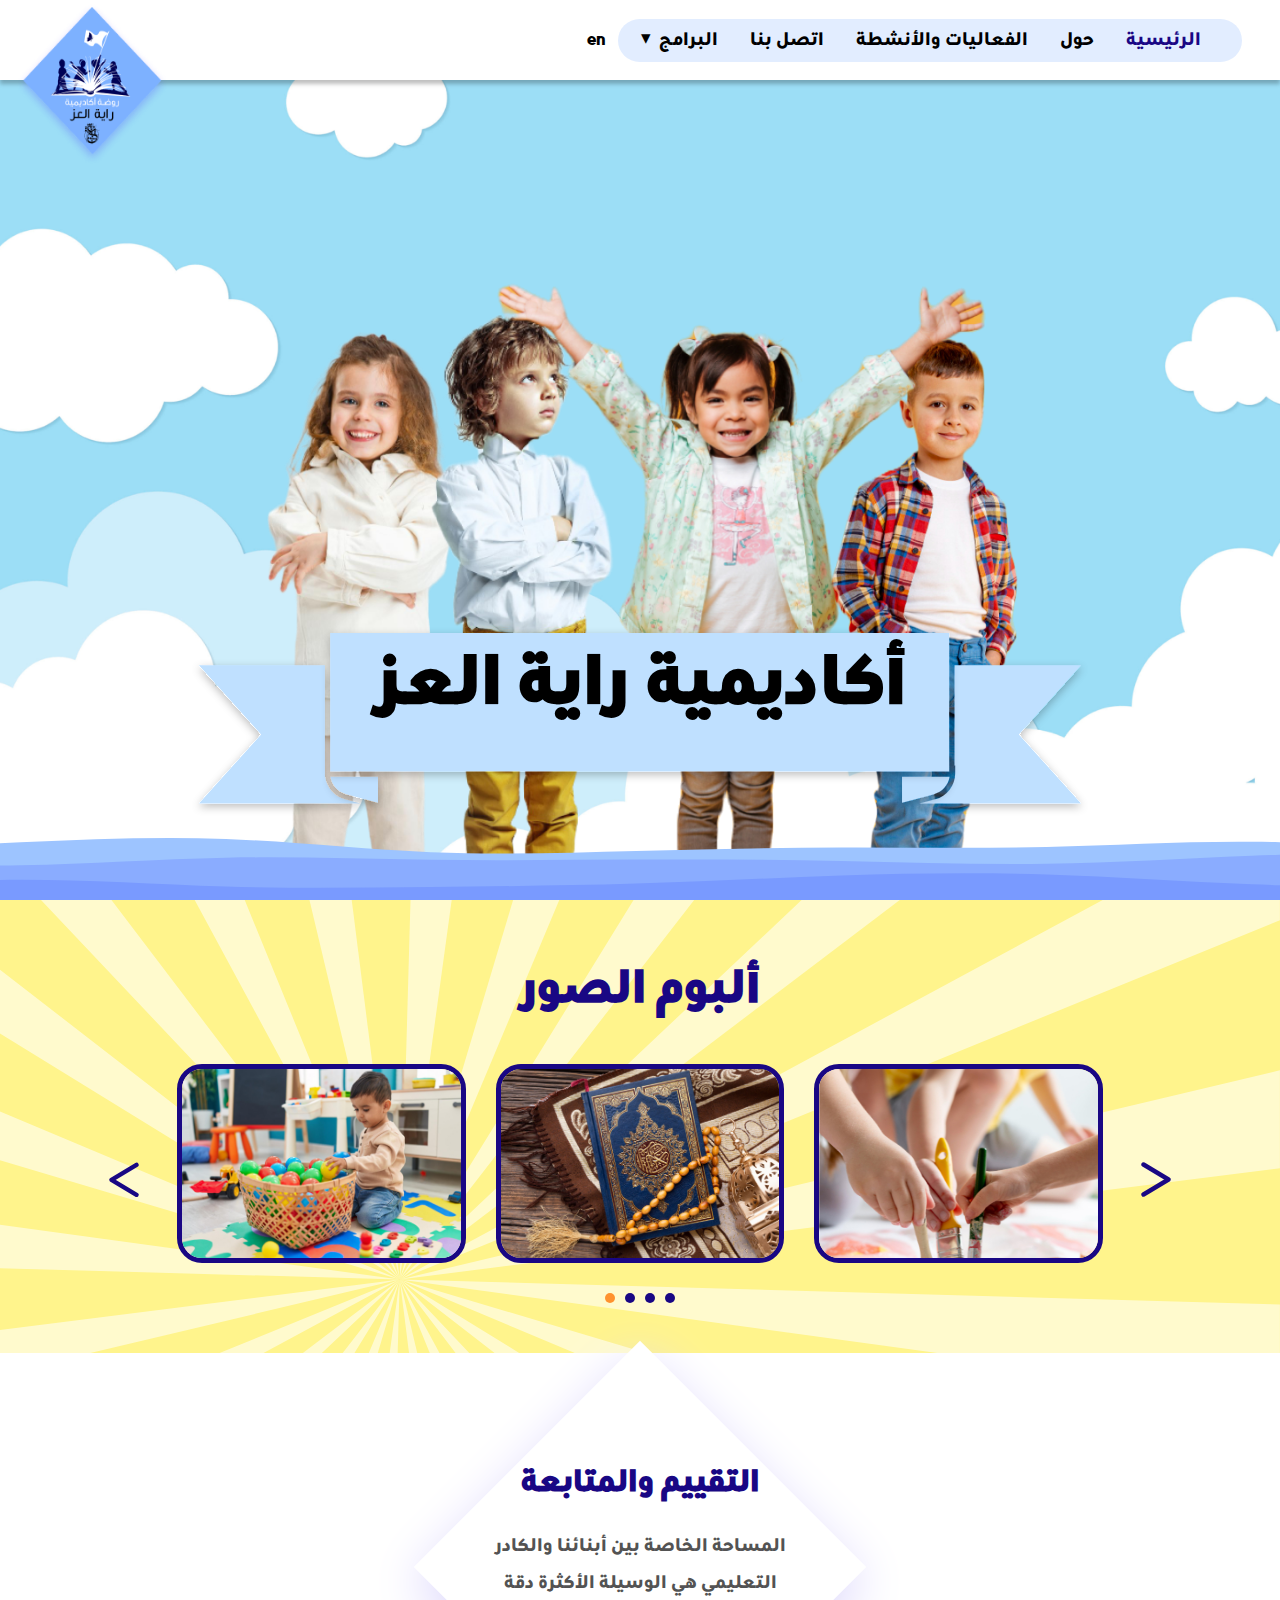
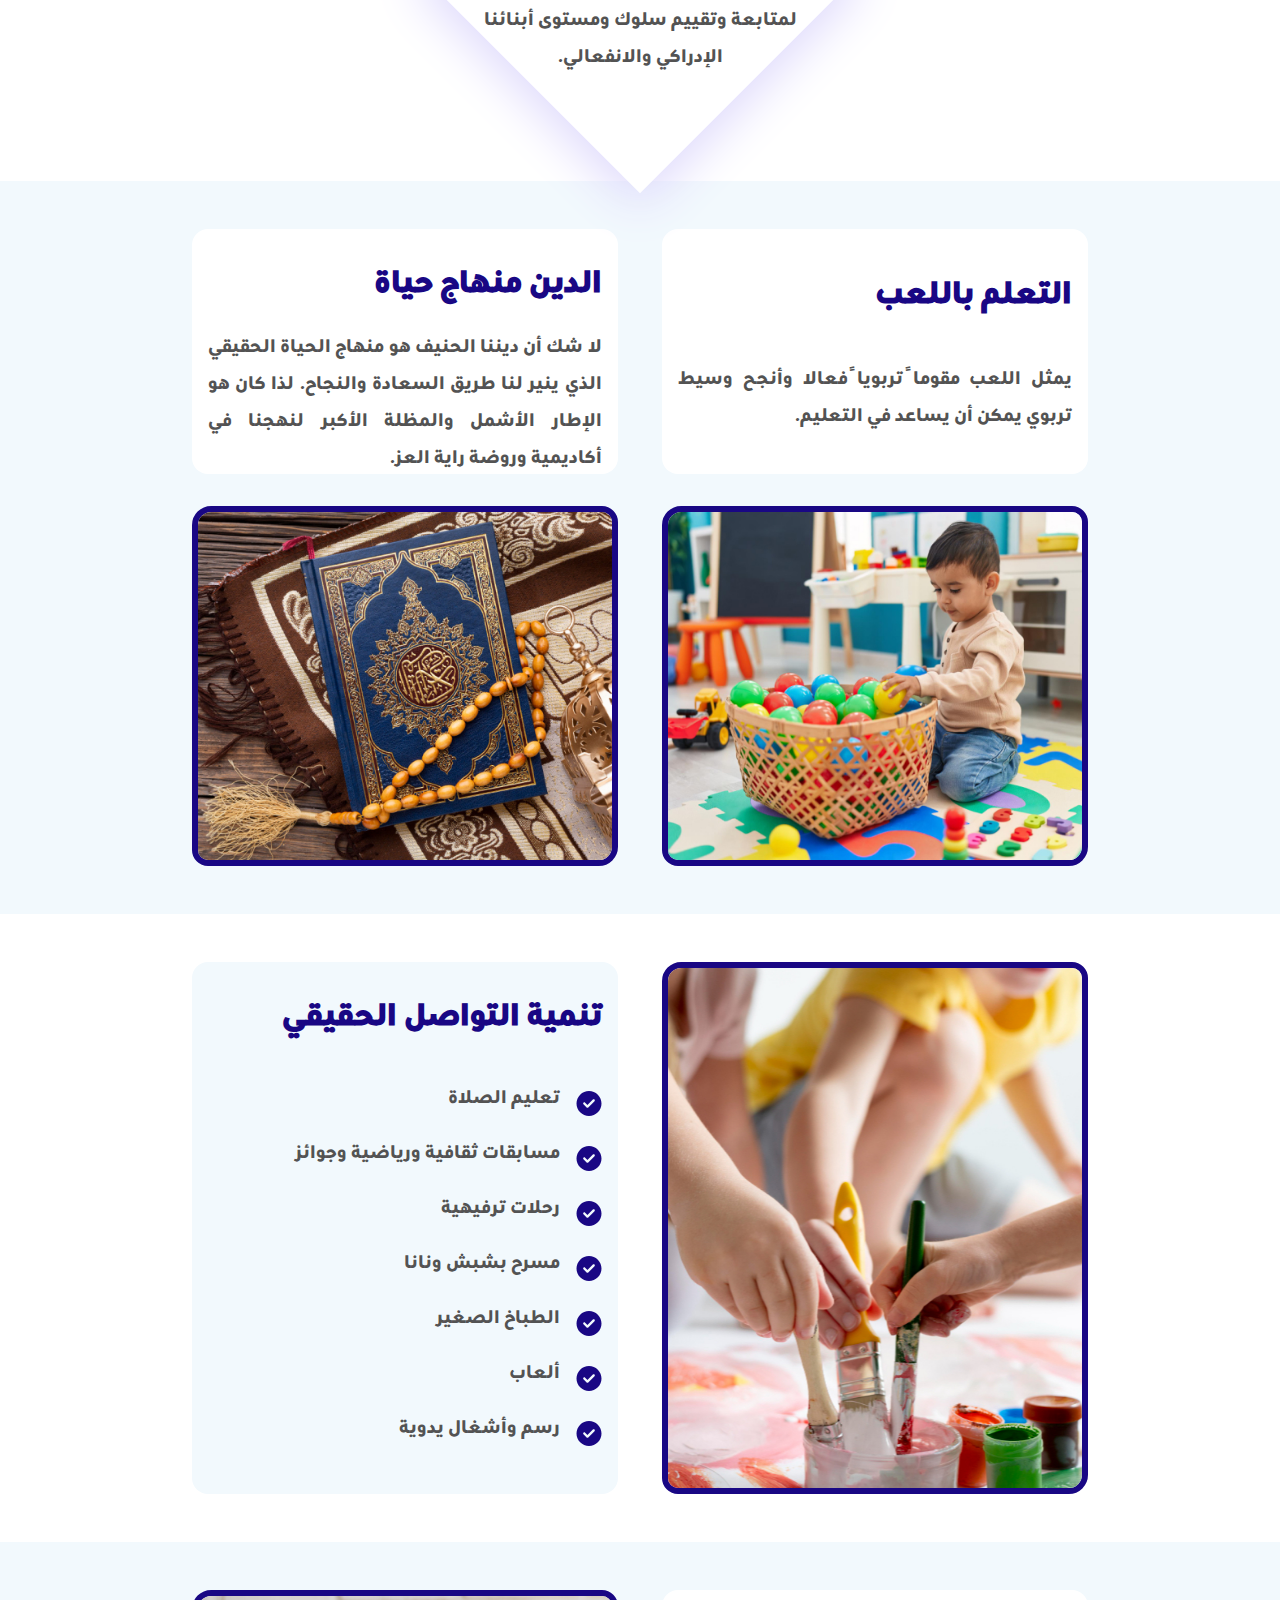
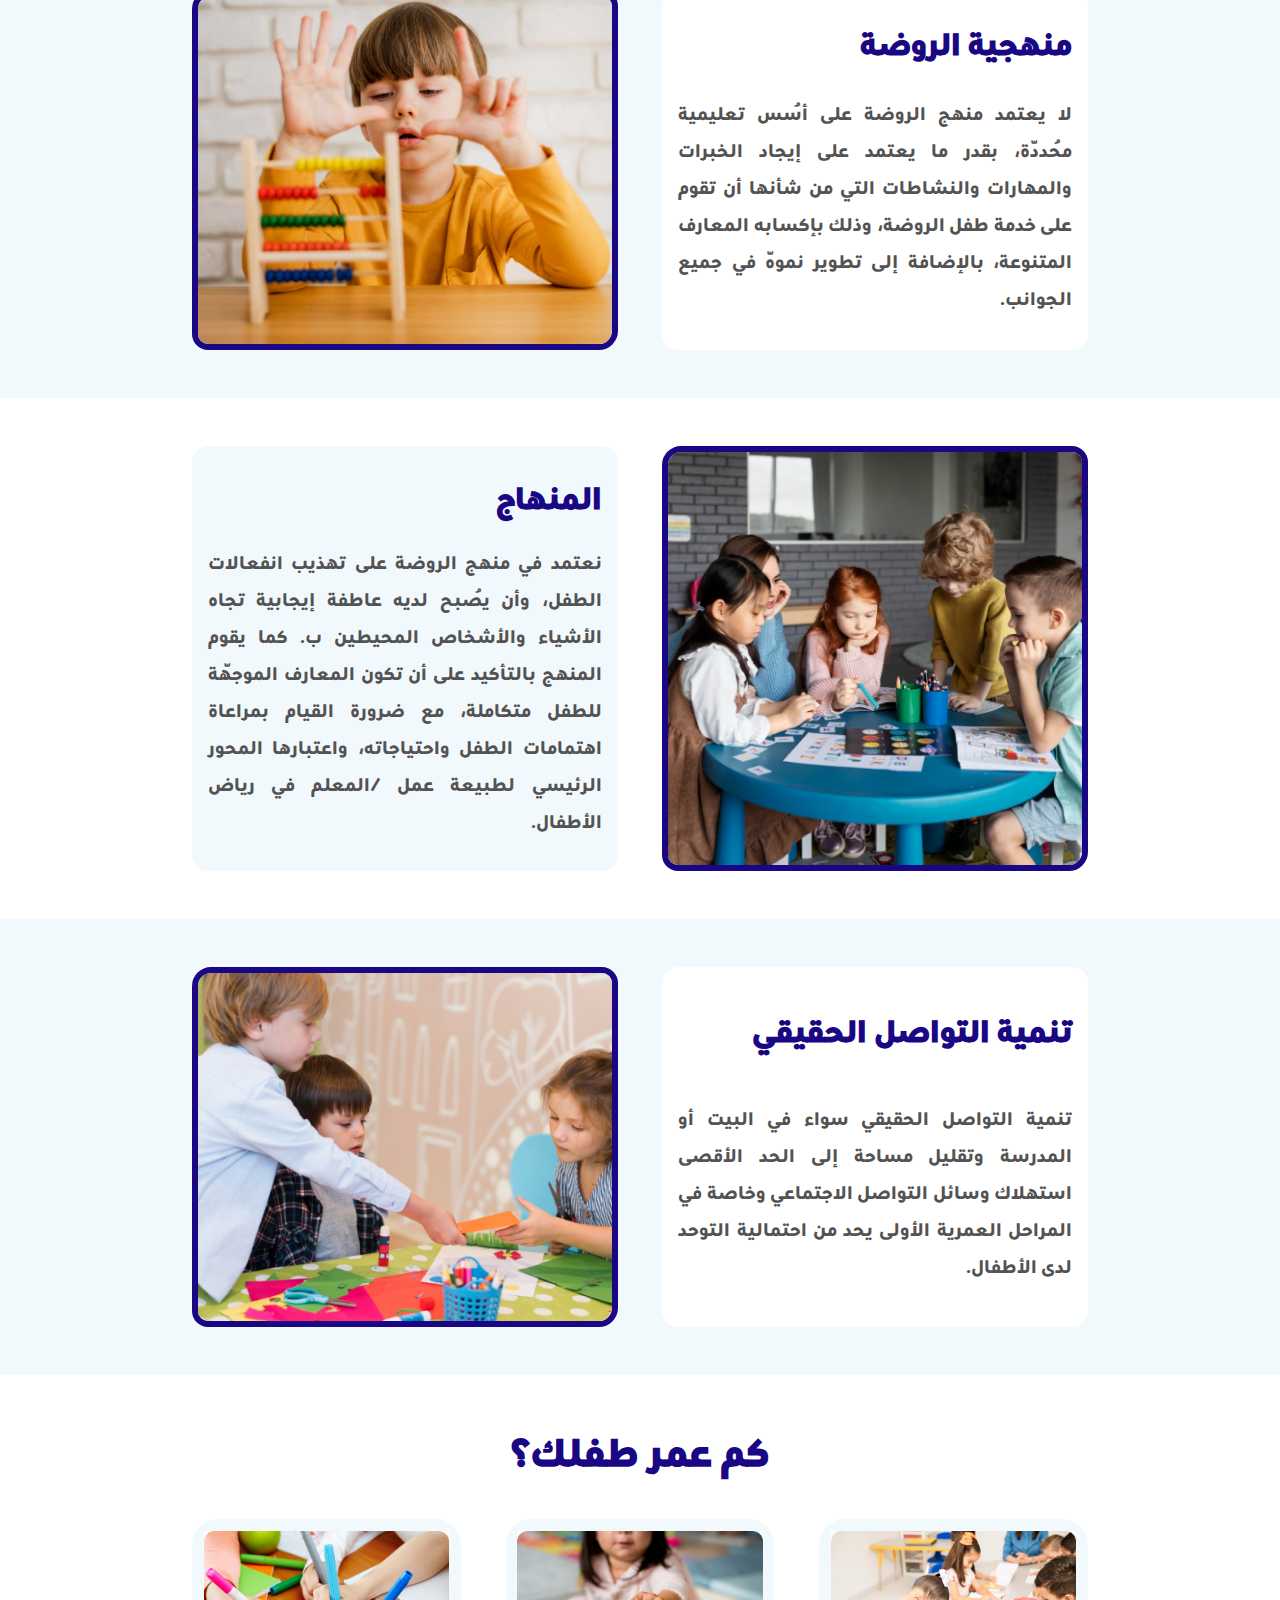
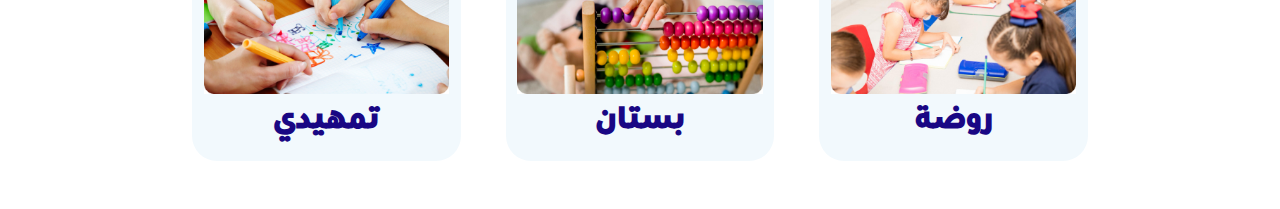
<file: index.html>
<!DOCTYPE html>
<html lang="en">
<head>
    <meta charset="UTF-8">
    <meta name="viewport" content="width=device-width, initial-scale=1.0, minimum-scale=1">
    <title>أكاديمية راية العز</title>
    <link rel="stylesheet" href="styles/style.css">

</head>
<body>
  

    <nav>
      <img src="images/logo.png" alt="logo" class="logo">

      <span class="page-link lang">en</span>

      <ul class="pages">
          <a href="#" class="page-link active-page home-link">الرئيسية</a>
          <a href="about.html" class="page-link about-link">حول</a>
          <a href="events.html" class="page-link events-link">الفعاليات والأنشطة</a>
          <a href="contact.html" class="page-link contact-link">اتصل بنا</a>
          <li>
              <a class="page-link programs-link"><span>▾</span>البرامج</a>
              <ul class="dropdown hidden">
                  <li><a href="nursery.html" class="page-link nursery-link">روضة</a></li>
                  <li><a href="kg1.html" class="page-link kg1-link">بستان</a></li>
                  <li><a href="kg2.html" class="page-link kg2-link">تمهيدي</a></li>
              </ul>
          </li>
      </ul>
      

      <button class="menu-btn">
        <img src="images//misc/menu.svg" alt="hamburger menu">
      </button>
    </nav>

    <header class="hero">
        <div class="hero-title-area">
            <img src="./images/misc/Kids.png" alt="kids" class="kids">

            <div class="hero-banner-area">
                <div>
                    <h1 class="hero-title">أكاديمية راية العز</h1>
                    <img src="./images//misc/banner.svg" alt="banner" class="banner">
                </div>

            </div>
        </div>

        <img src="images/misc/Wave.svg" class="wave">
    </header>

    <section class="gallery">

        <div class="sunrays"></div>

        <h1>ألبوم الصور</h1>

        <div class="carousel-area">
          <div class="carousel-container">
            <div class="carousel">
              <div class="slide">
                <img src="" alt="Image 1">
              </div>
              <div class="slide">
                <img src="" alt="Image 2">
              </div>
              <div class="slide">
                <img src="" alt="Image 3">
              </div>
              <div class="slide">
                <img src="" alt="Image 4">
              </div>
              <div class="slide">
                <img src="" alt="Image 2">
              </div>
              <div class="slide">
                <img src="" alt="Image 3">
              </div>
              <!-- Add more slide elements as needed -->
            </div>
          </div>
          <ul class="dot-indicator">
            <li class="active"></li>
            <li></li>
            <li></li>
            <li></li>
            <li class="hidden"></li>
            <li class="hidden"></li>
            <!-- Add more li elements as needed -->
          </ul>

          <button class="prev-button arrow prev"><img src="./images/misc/arrow left.svg" alt="back"></button>
          <button class="next-button arrow next"><img src="./images/misc/arrow right.svg" alt="next"></button>
        </div>
    </section>

    <main class="main">
      <section class="layout1">
        <div class="diamond content">
          <div>
            <h2>التقييم والمتابعة</h2>
            <p>المساحة الخاصة بين أبنائنا والكادر التعليمي هي الوسيلة الأكثرة دقة لمتابعة وتقيم سلوك ومستوى أبنائنا الإدراكي والانفعالي</p>
          </div>
        </div>
      </section>
      <section class="layout2 v2">
        
        <div class="text content">
          <h2>الدين منهاج حياة</h2>
          <p>لا شك أن ديننا الحنيف هو منهاج الحياة الحقيقي الذي ينير لنا طريق السعادة والنجاح. لذا كان هو الإطار الأشمل والمظلة الأكبر لنهجنا في أكاديمية وروضة راية العز.</p>
        </div>

    
        <div class="text content">
          <h2>التعلم باللعب</h2>
          <p>يمثل اللعب مقوماً تربوياً فعالا وأنجح وسيط تربوي يمكن أن يساعد في التعليم</p>
        </div>

      </section>
    
      <section class="layout3">
        <div class="text content">
          <h2>منهجية الروضة</h2>
          <p>لا يعتمد منهج الروضة على أُسس تعليمية مُحدّدة، بقدر ما يعتمد على إيجاد الخبرات والمهارات والنشاطات التي من شأنها أن تقوم على خدمة طفل الروضة، وذلك بإكسابه المعارف المتنوعة، بالإضافة إلى تطوير نموّه في جميع الجوانب</p>
        </div>
        <div class="image">

        </div>
      </section>
      <section class="layout4 v2">
        <div class="text content">
          <h2>المنهاج</h2>
          <p>نعتمد في منهج الروضة على تهذيب انفعالات الطفل، وأن يُصبح لديه عاطفة إيجابية تجاه الأشياء والأشخاص المحيطين به. كما يقوم المنهج بالتأكيد على أن تكون المعارف الموجّهة للطفل متكاملة، مع ضرورة القيام بمراعاة اهتمامات الطفل واحتياجاته، واعتبارها المحور الرئيسي لطبيعة عمل المعلم في رياض الأطفال</p>
        </div>
        <div class="image">

        </div>
      </section>
      <section class="layout3">
        <div class="text content">
          <h2>تنمية التواصل الحقيقي</h2>
          <p>تنمية التواصل الحقيقي سواء في البيت أو المدرسة وتقليل مساحة إلى الحد الأقصى  استهلاك وسائل التواصل الاجتماعي وخاصة في المراحل العمرية الأولى يحد من احتمالية التوحد لدى الأطفال.</p>
        </div>
        <div class="image">

        </div>
      </section>
    </main>

  <section class="layout5">
    <h1>كم عمر طفلك؟</h1>

    <div class="cards">
        <a class="card content kg2-card" href="kg2.html">
            <img src="images/photos/image8.jpg">
            <h2>تمهيدي</h2>
        </a>
        <a class="card content kg1-card" href="kg1.html">
            <img src="images/photos/image9.jpg">
            <h2>بستان</h2>
        </a>
        <a class="card content nursery-card" href="nursery.html">
            <img src="images/photos/image10.jpg">
            <h2>روضة</h2>
        </a>
    </div>
  </section>
	  
  <script src="Js/home.js"></script>
  <script src="Js/Menu.js"></script>
  <script src="Js/Carousel.js"></script>
  <script src="Js/DropDown.js"></script>
</body>
</html>
</file>
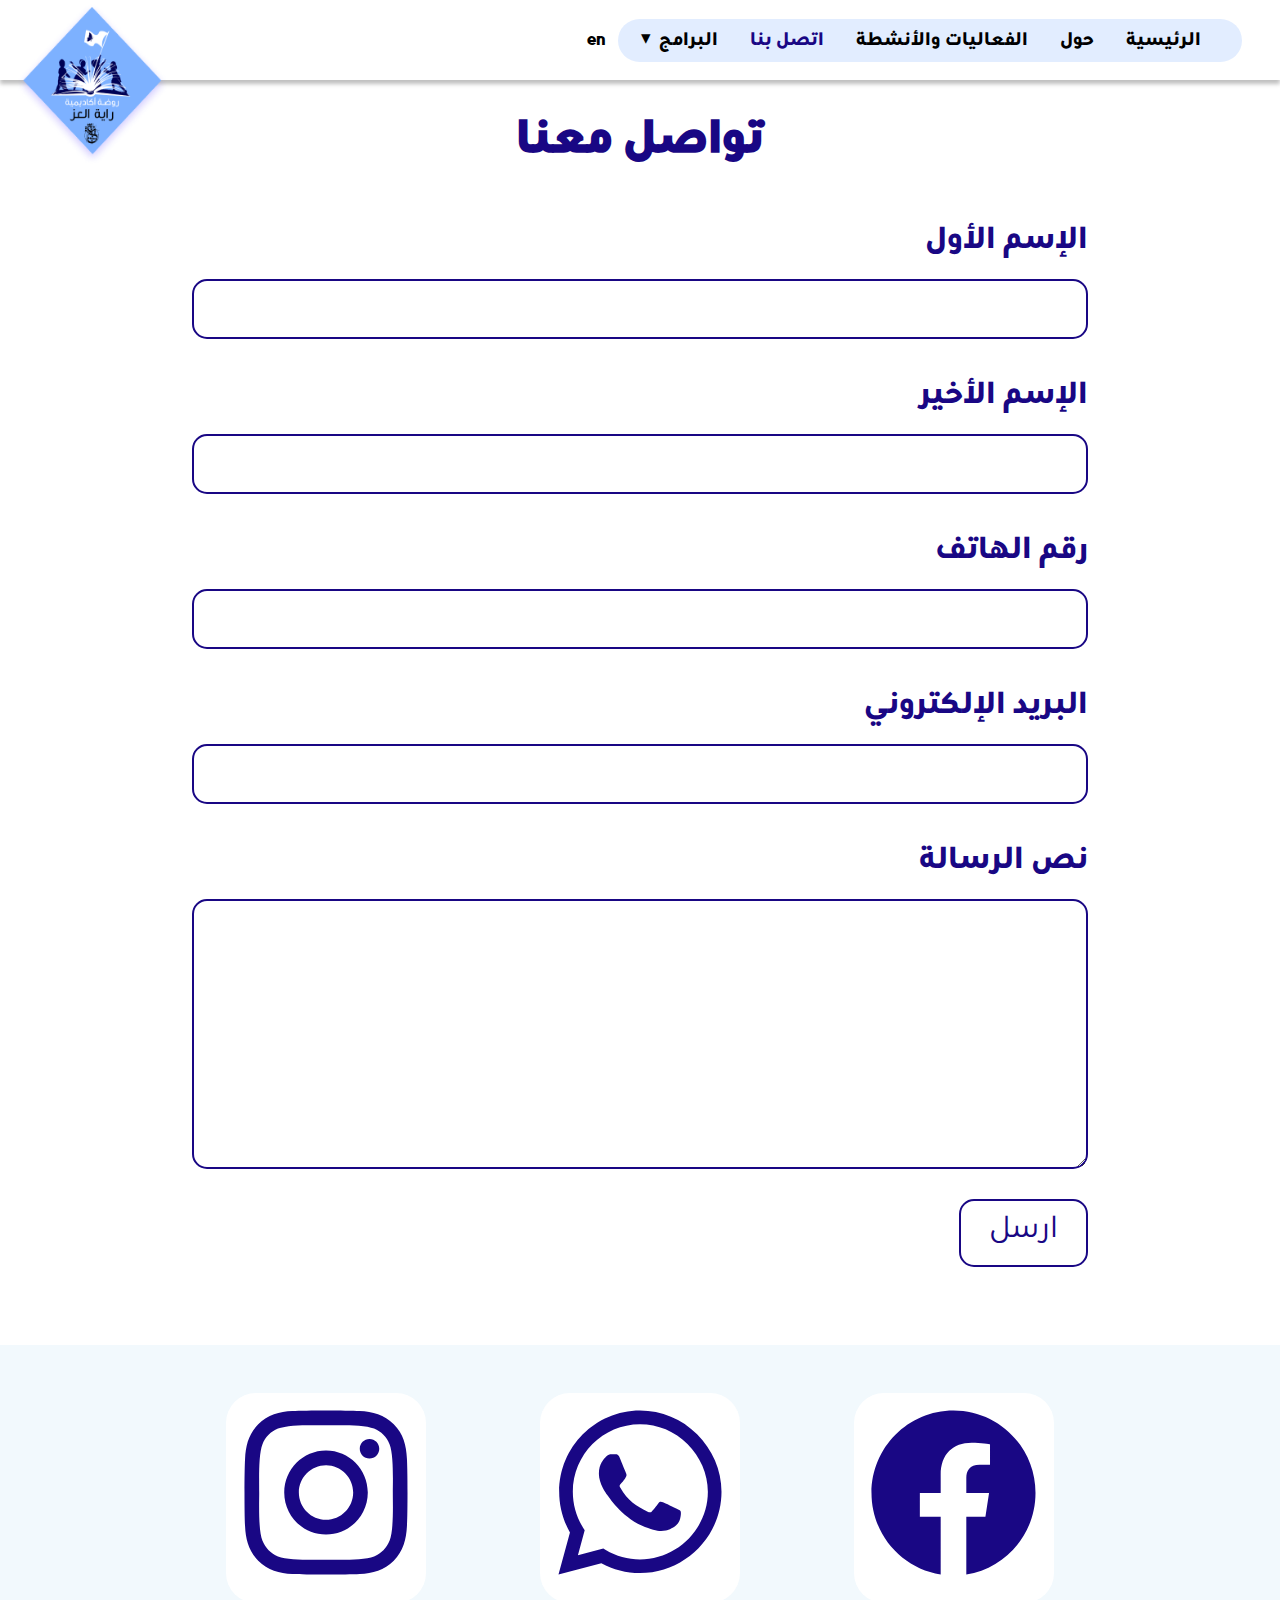
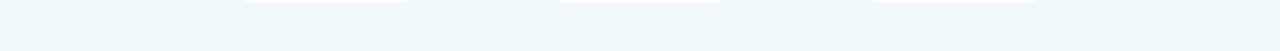
<file: contact.html>
<!DOCTYPE html>
<html lang="en">
<head>
    <meta charset="UTF-8">
    <meta name="viewport" content="width=device-width, initial-scale=1.0, minimum-scale=1">
    <title>أكاديمية راية العز</title>
    <link rel="stylesheet" href="styles/style.css">

</head>
<body>
  
    <nav>
        <img src="images/logo.png" alt="logo" class="logo">

        <span class="page-link lang">en</span>

        <ul class="pages">
            <a href="index.html" class="page-link home-link">الرئيسية</a>
            <a href="about.html" class="page-link about-link">حول</a>
            <a href="events.html" class="page-link events-link">الفعاليات والأنشطة</a>
            <a href="#" class="page-link active-page contact-link">اتصل بنا</a>
            <li>
                <a class="page-link programs-link"><span>▾</span>البرامج</a>
                <ul class="dropdown hidden">
                    <li><a href="nursery.html" class="page-link nursery-link">روضة</a></li>
                    <li><a href="kg1.html" class="page-link kg1-link">بستان</a></li>
                    <li><a href="kg2.html" class="page-link kg2-link">تمهيدي</a></li>
                </ul>
            </li>
        </ul>
        <button class="menu-btn">
          <img src="images//misc/menu.svg" alt="hamburger menu">
        </button>
    </nav>

    <h1 class="about-title">تواصل معنا</h1>

    <form id="contactForm" action="https://formsubmit.co/shootmeoutyt@gmail.com" method="POST">
        <label for="First Name" class="FirstName">الإسم الأول</label>
        <input type="text" id="First Name" name="First Name" required>

        <label for="Last Name" class="LastName">الإسم الأخير</label>
        <input type="text" id="Last Name" name="Last Name" required>
        
        <label for="phone" class="phone">رقم الهاتف</label>
        <input type="tel" id="phone" name="phone" required inputmode="tel" pattern="[0-9]+" maxlength="15">
        
        <label for="email" class="email">البريد الإلكتروني</label>
        <input type="email" id="email" name="email" required>
        
        <label for="message" class="message">نص الرسالة</label>
        <textarea id="message" name="message" rows="4" required></textarea>
        
        <input type="submit" value="ارسل" class="submit-btn">
    </form>

    <section class="socials">
        <a href="#" target="_blank" class="social-link"><img src="images/misc/Instagram.svg" alt="Instagram"></a>
        <a href="#" target="_blank" class="social-link"><img src="images/misc/Whatsapp.svg" alt="Whatsapp"></a>
        <a href="https://www.facebook.com/Rayatalizz" target="_blank" class="social-link"><img src="images/misc/Facebook.svg" alt="Facebook"></a>
    </section>

    <script src="Js/contact.js"></script>
    <script src="Js/Menu.js"></script>
    <script src="Js/DropDown.js"></script>
</body>
</html>
</file>
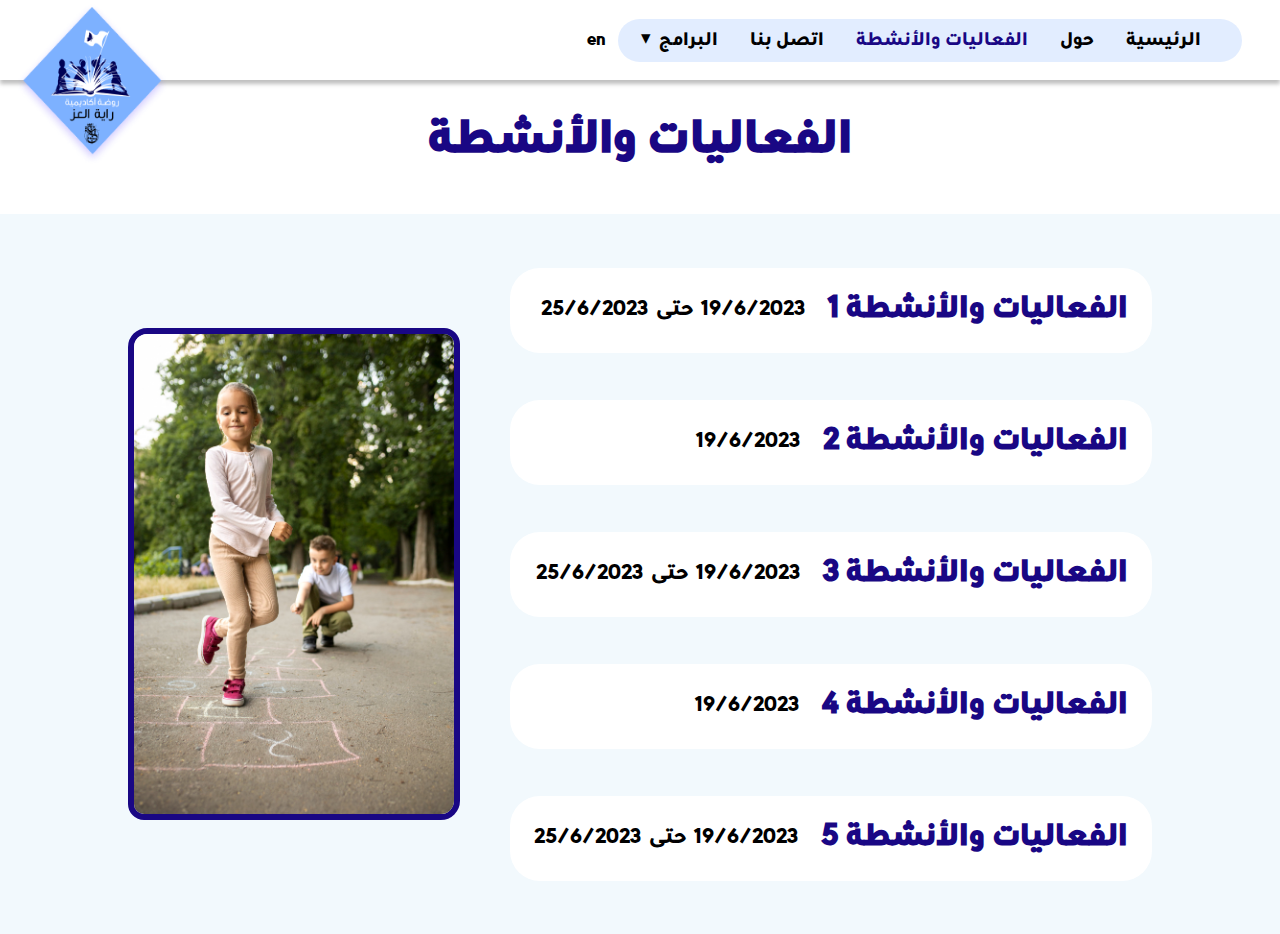
<file: events.html>
<!DOCTYPE html>
<html lang="en">
<head>
    <meta charset="UTF-8">
    <meta name="viewport" content="width=device-width, initial-scale=1.0, minimum-scale=1">
    <title>أكاديمية راية العز</title>
    <link rel="stylesheet" href="styles/style.css">

</head>
<body>
  
    <nav>
        <img src="images/logo.png" alt="logo" class="logo">

        <span class="page-link lang">en</span>

        <ul class="pages">
            <a href="index.html" class="page-link home-link">الرئيسية</a>
            <a href="about.html" class="page-link about-link">حول</a>
            <a href="#" class="page-link active-page events-link">الفعاليات والأنشطة</a>
            <a href="contact.html" class="page-link contact-link">اتصل بنا</a>
            <li>
                <a class="page-link programs-link"><span>▾</span>البرامج</a>
                <ul class="dropdown hidden">
                    <li><a href="nursery.html" class="page-link nursery-link">روضة</a></li>
                    <li><a href="kg1.html" class="page-link kg1-link">بستان</a></li>
                    <li><a href="kg2.html" class="page-link kg2-link">تمهيدي</a></li>
                </ul>
            </li>
        </ul>
        <button class="menu-btn">
          <img src="images//misc/menu.svg" alt="hamburger menu">
        </button>
    </nav>

    <h1 class="about-title">الفعاليات والأنشطة</h1>
    
    <main class="event-section">
        
        <img src="images/photos/image11.jpg" alt="photo" class="image">

        <section class="events">
            
        </section>
    </main>
    
    <script src="Js/Menu.js"></script>
    <script src="Js/events.js"></script>
    <script src="Js/DropDown.js"></script>
</body>
</html>
</file>
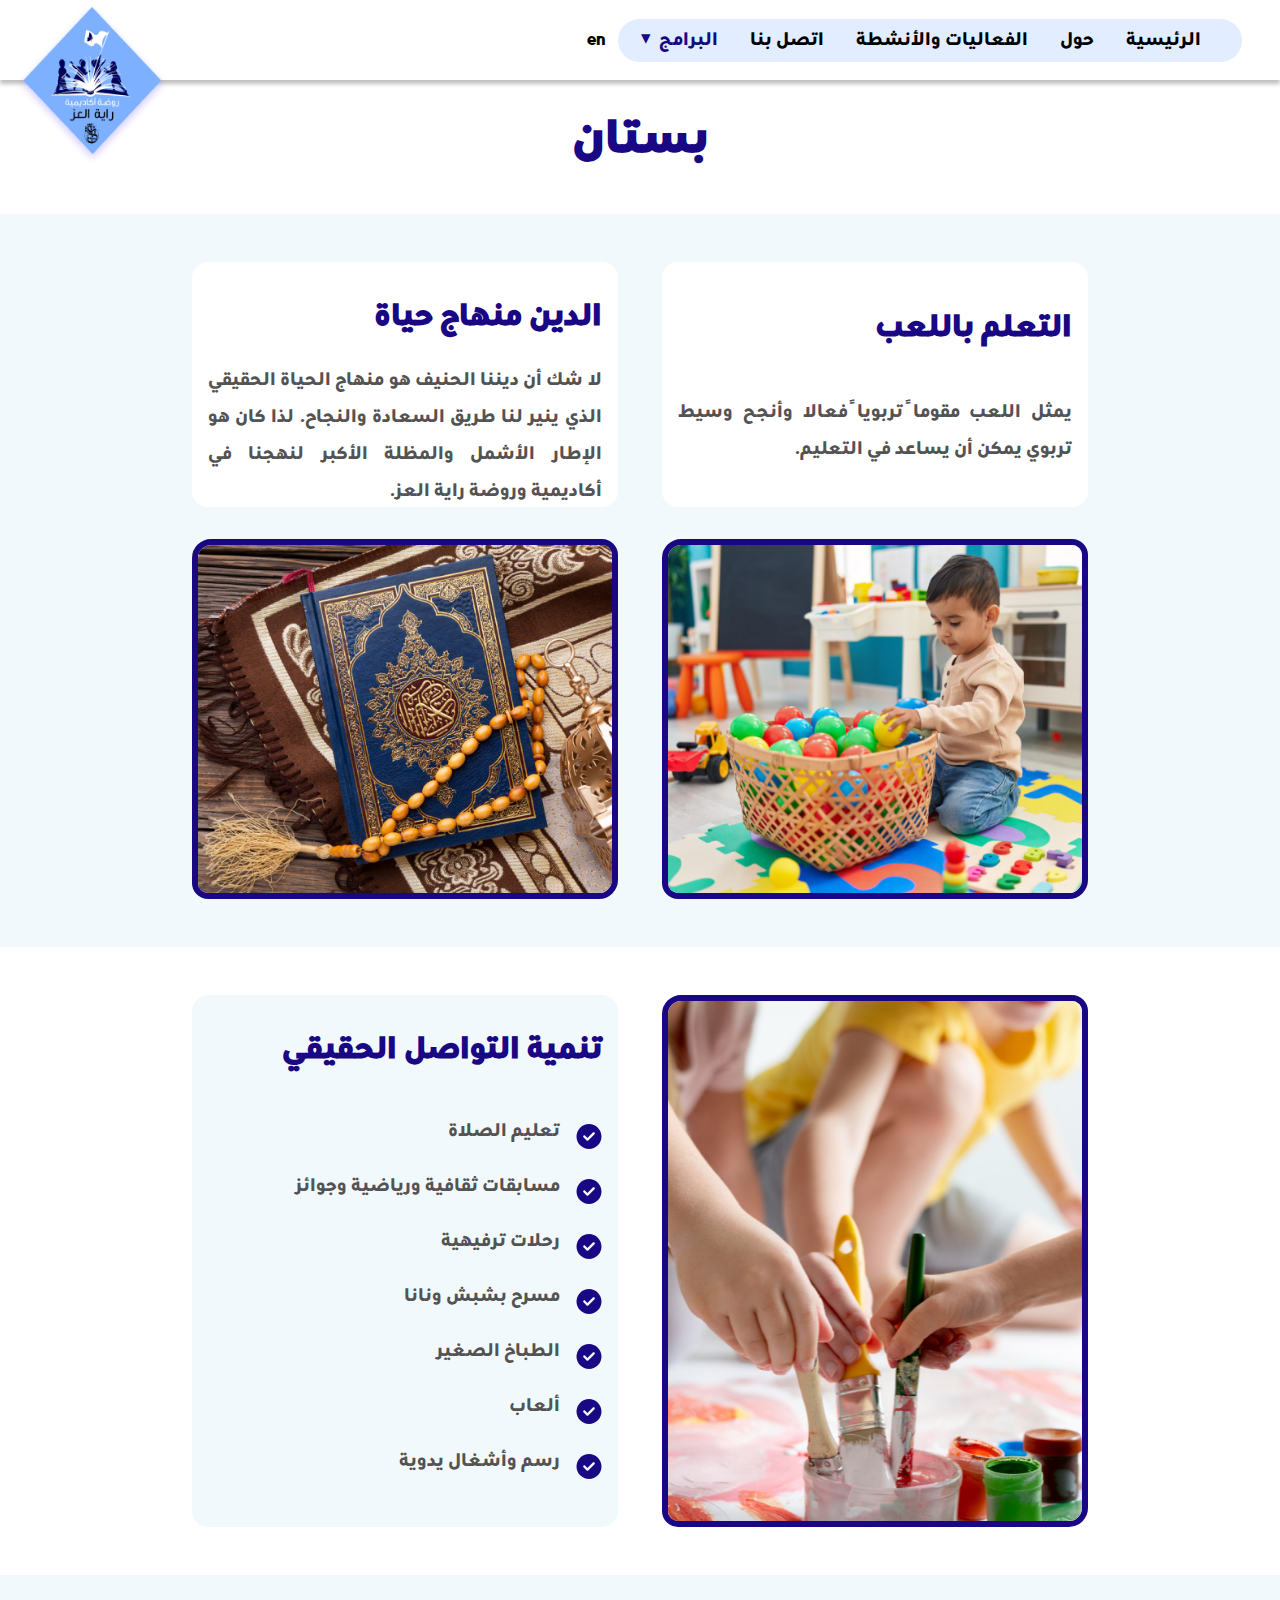
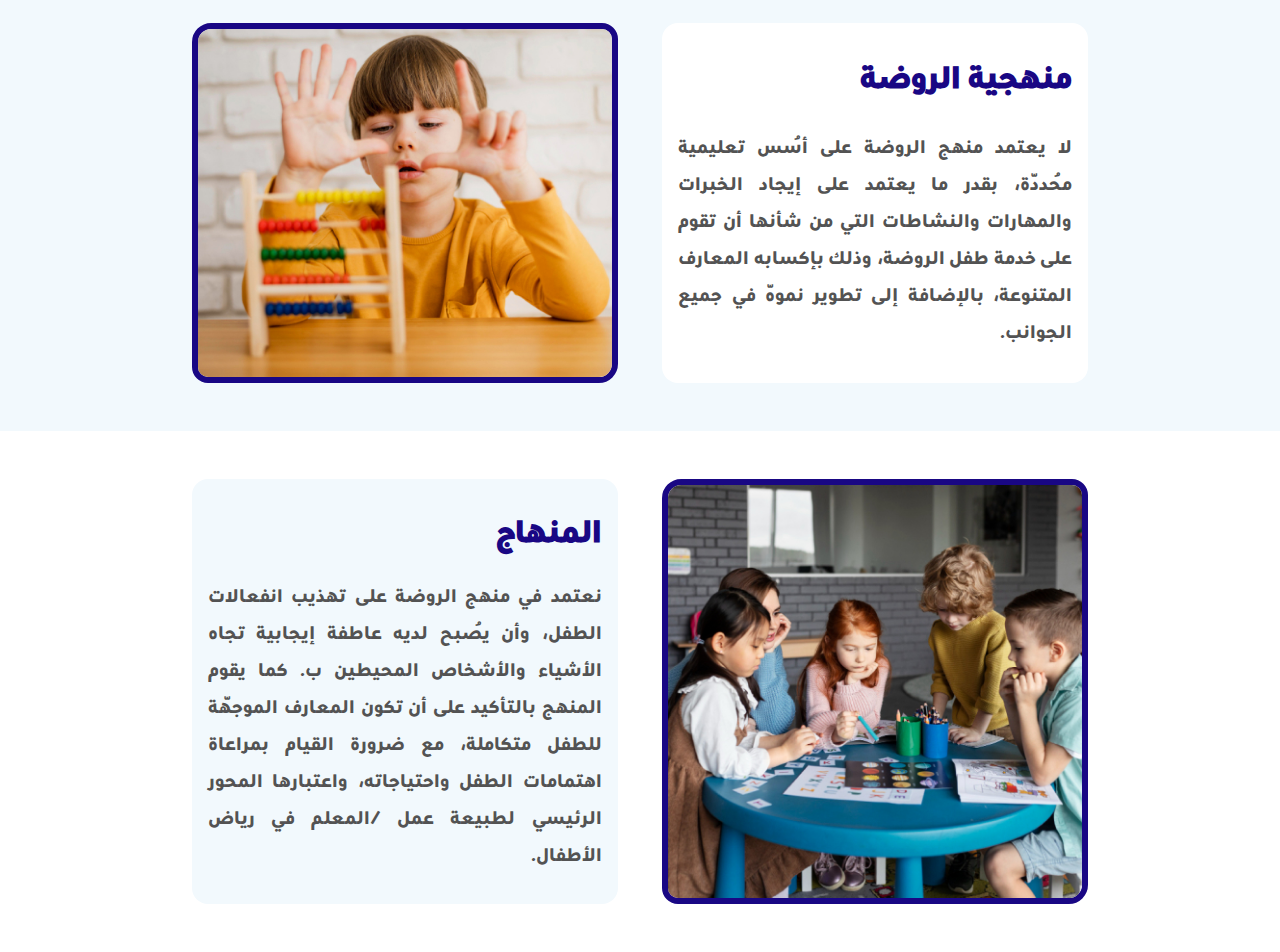
<file: kg1.html>
<!DOCTYPE html>
<html lang="en">
<head>
    <meta charset="UTF-8">
    <meta name="viewport" content="width=device-width, initial-scale=1.0, minimum-scale=1">
    <title>أكاديمية راية العز</title>
    <link rel="stylesheet" href="styles/style.css">

</head>
<body>
  

  <nav>
    <img src="images/logo.png" alt="logo" class="logo">

    <span class="page-link lang">en</span>

    <ul class="pages">
        <a href="index.html" class="page-link home-link">الرئيسية</a>
        <a href="about.html" class="page-link about-link">حول</a>
        <a href="events.html" class="page-link events-link">الفعاليات والأنشطة</a>
        <a href="contact.html" class="page-link contact-link">اتصل بنا</a>
        <li>
            <a class="page-link active-page programs-link"><span>▾</span>البرامج</a>
            <ul class="dropdown hidden">
                <li><a href="nursery.html" class="page-link nursery-link">روضة</a></li>
                <li><a href="#" class="page-link active-page kg1-link">بستان</a></li>
                <li><a href="kg2.html" class="page-link kg2-link">تمهيدي</a></li>
            </ul>
        </li>
    </ul>
    <button class="menu-btn">
      <img src="images//misc/menu.svg" alt="hamburger menu">
    </button>
</nav>

    <h1 class="about-title">بستان</h1>

    <main class="main">
     
    </main>
	  
  <script src="Js/kg1.js"></script>
  <script src="Js/Menu.js"></script>
  <script src="Js/DropDown.js"></script>
</body>
</html>
</file>
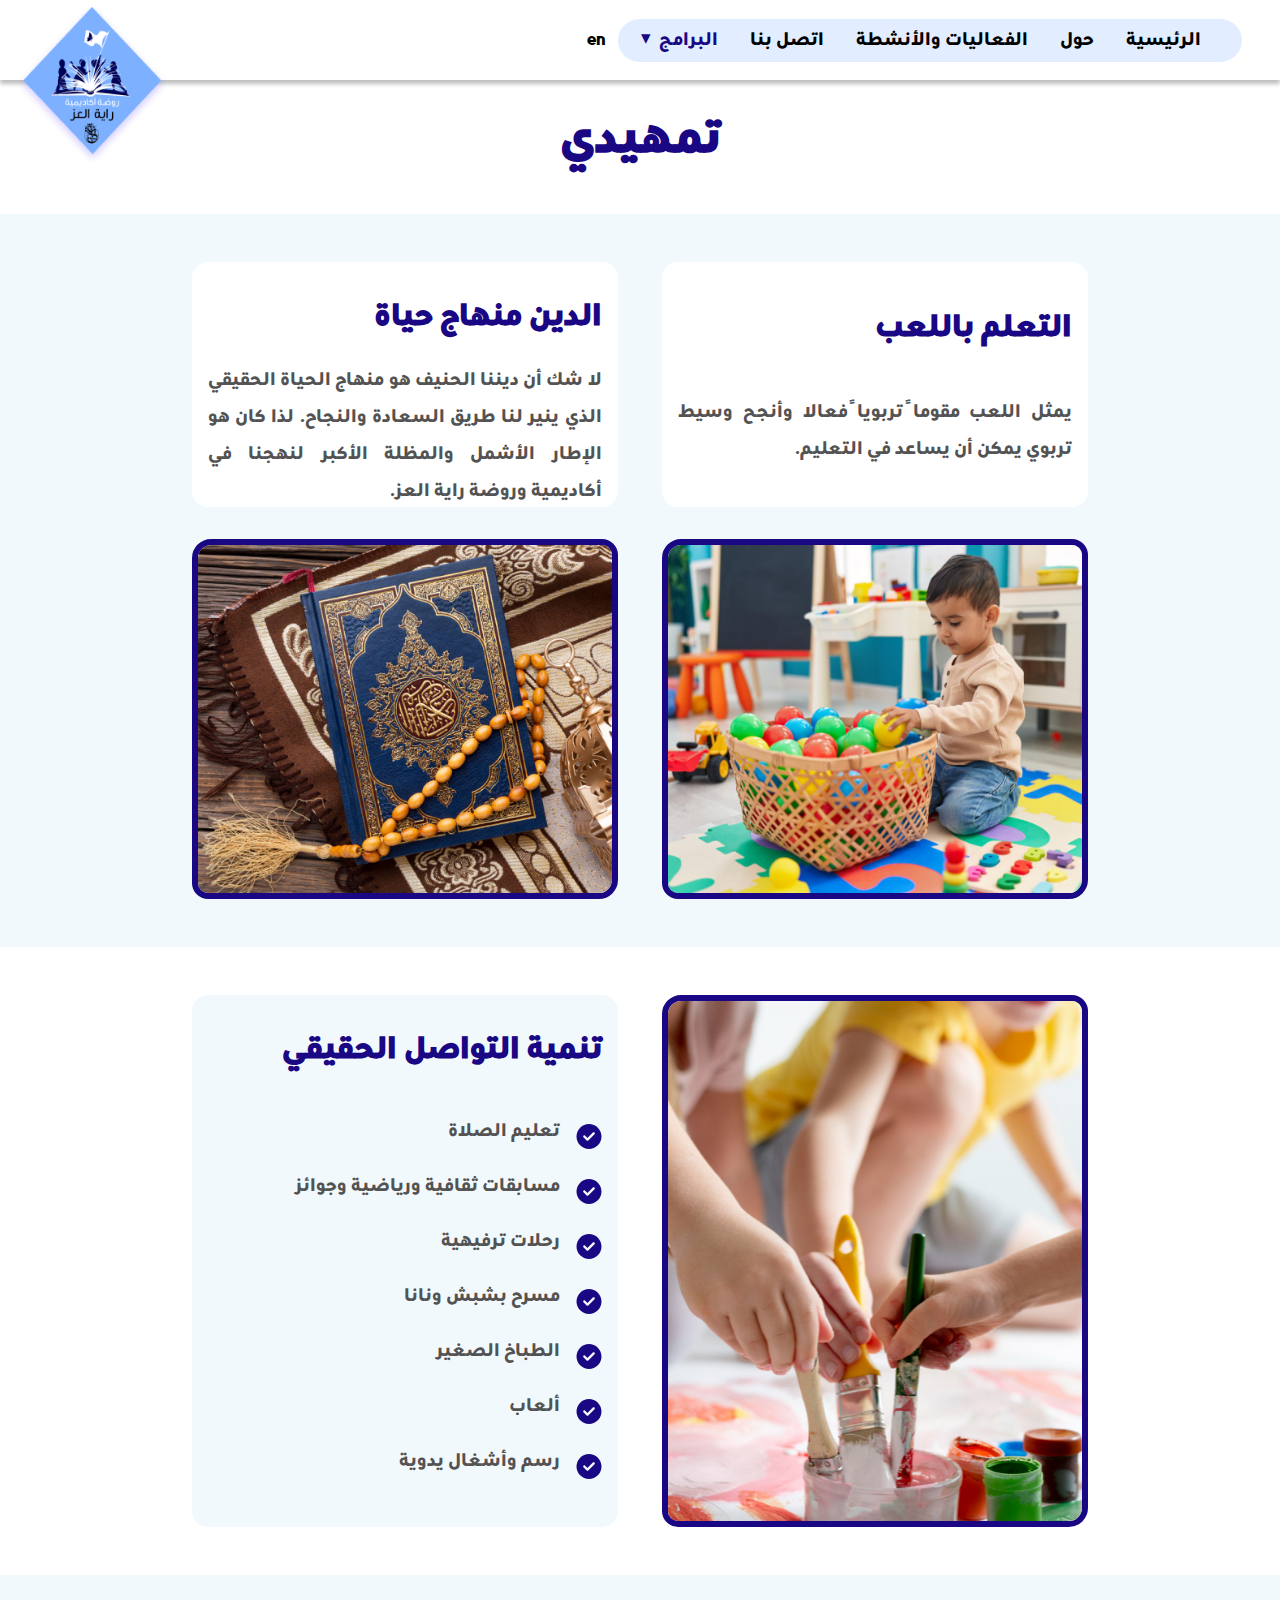
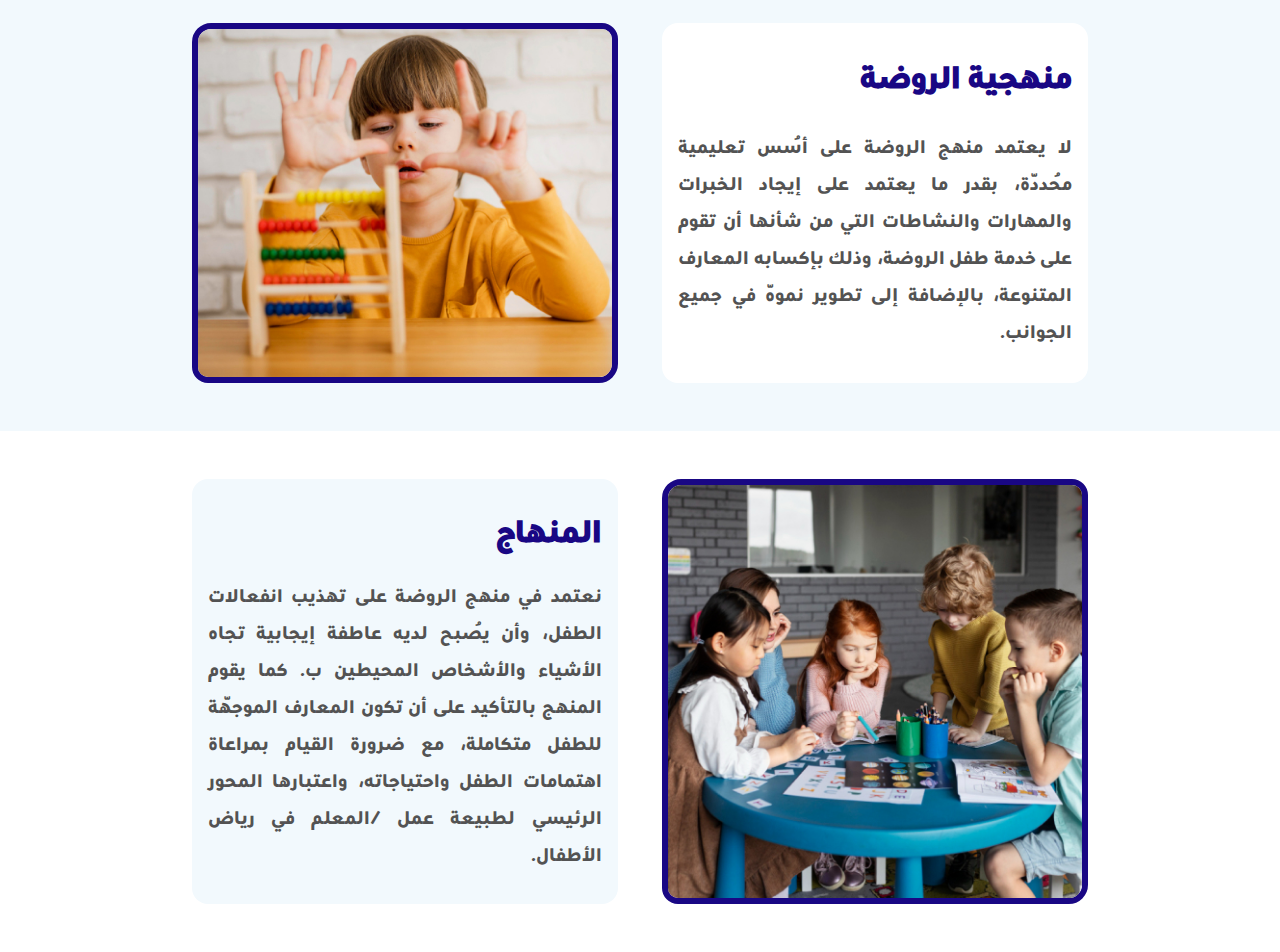
<file: kg2.html>
<!DOCTYPE html>
<html lang="en">
<head>
    <meta charset="UTF-8">
    <meta name="viewport" content="width=device-width, initial-scale=1.0, minimum-scale=1">
    <title>أكاديمية راية العز</title>
    <link rel="stylesheet" href="styles/style.css">

</head>
<body>
  

  <nav>
    <img src="images/logo.png" alt="logo" class="logo">

    <span class="page-link lang">en</span>

    <ul class="pages">
        <a href="index.html" class="page-link home-link">الرئيسية</a>
        <a href="about.html" class="page-link about-link">حول</a>
        <a href="events.html" class="page-link events-link">الفعاليات والأنشطة</a>
        <a href="contact.html" class="page-link contact-link">اتصل بنا</a>
        <li>
            <a class="page-link active-page programs-link"><span>▾</span>البرامج</a>
            <ul class="dropdown hidden">
                <li><a href="nursery.html" class="page-link nursery-link">روضة</a></li>
                <li><a href="kg1.html" class="page-link kg1-link">بستان</a></li>
                <li><a href="#" class="page-link active-page kg2-link">تمهيدي</a></li>
            </ul>
        </li>
    </ul>
    <button class="menu-btn">
      <img src="images//misc/menu.svg" alt="hamburger menu">
    </button>
</nav>

    <h1 class="about-title">تمهيدي</h1>

    <main class="main">

    </main>
	  
  <script src="Js/kg2.js"></script>
  <script src="Js/Menu.js"></script>
  <script src="Js/DropDown.js"></script>
</body>
</html>
</file>
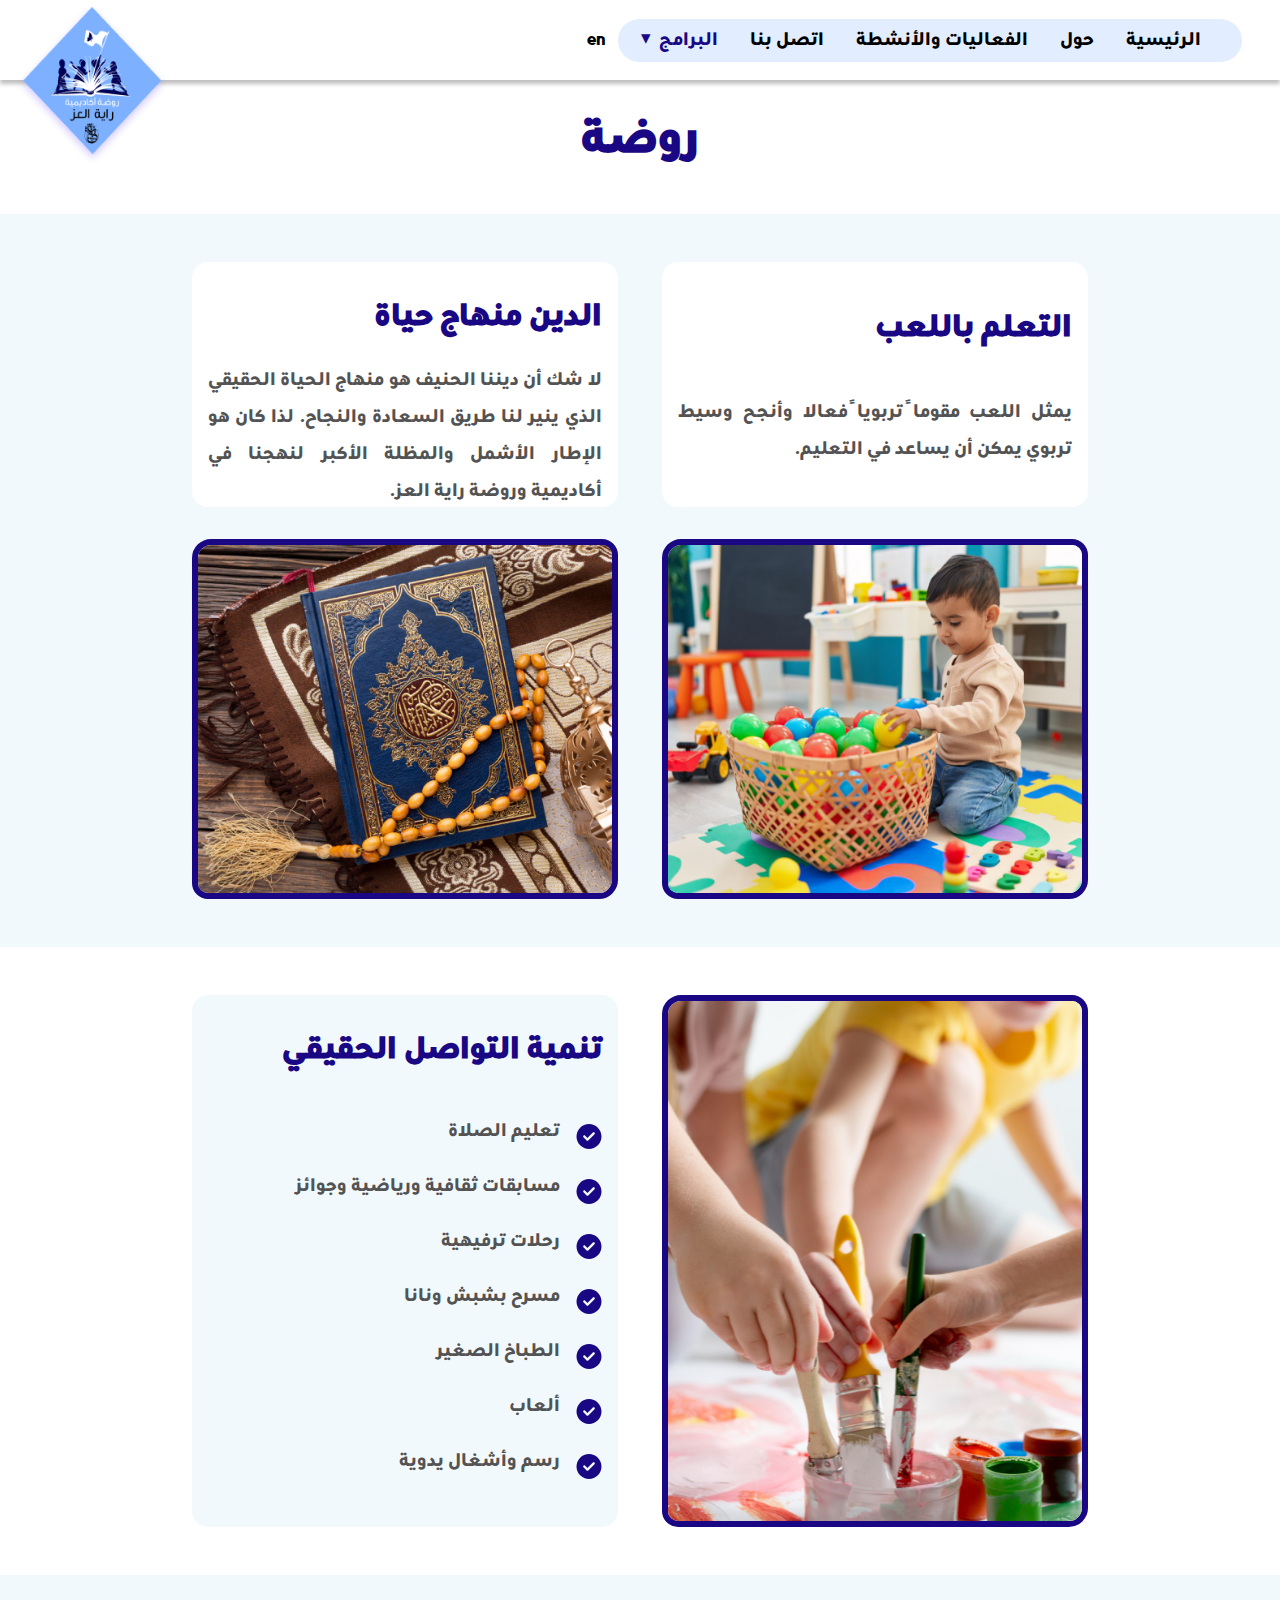
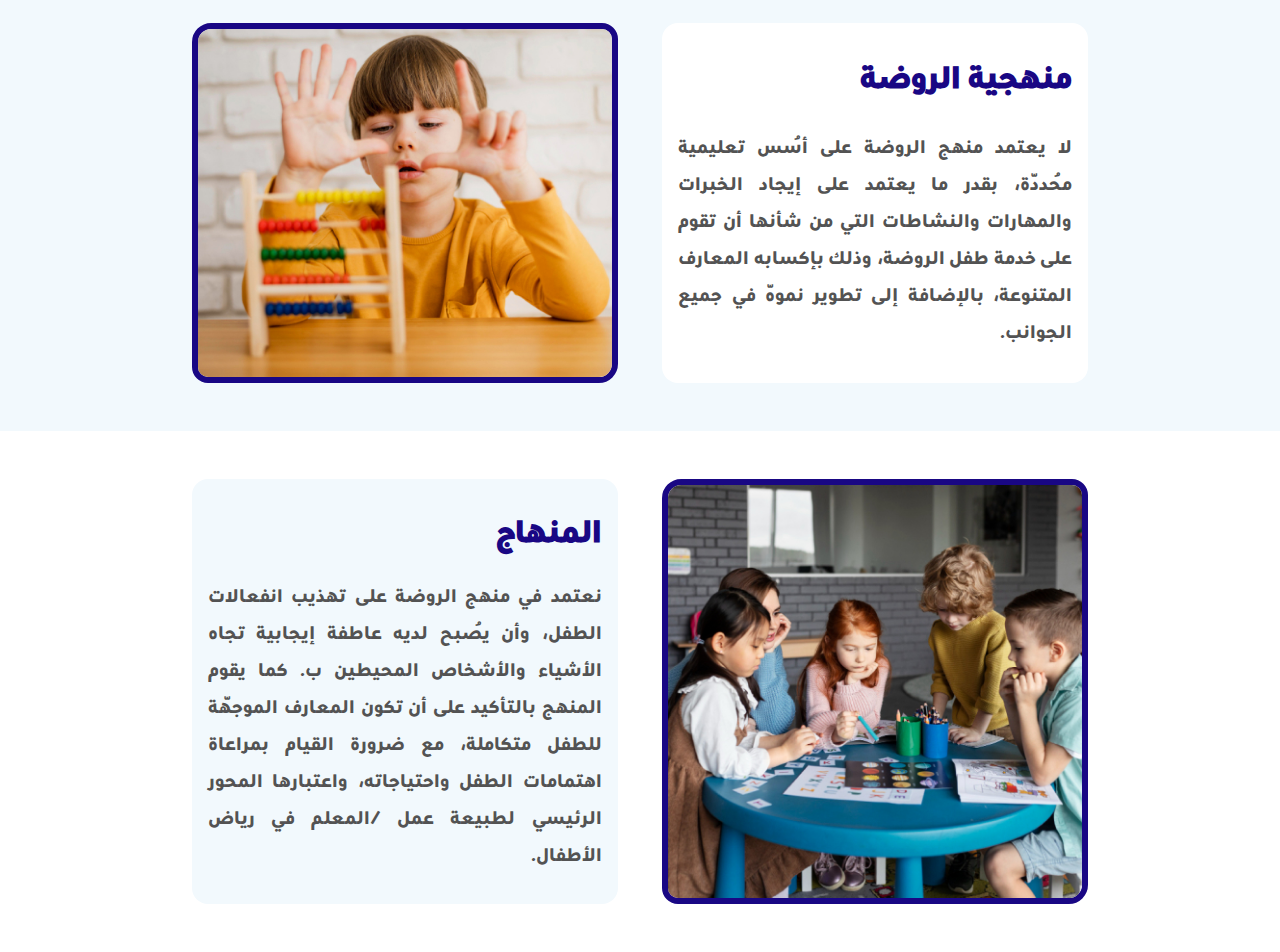
<file: nursery.html>
<!DOCTYPE html>
<html lang="en">
<head>
    <meta charset="UTF-8">
    <meta name="viewport" content="width=device-width, initial-scale=1.0, minimum-scale=1">
    <title>أكاديمية راية العز</title>
    <link rel="stylesheet" href="styles/style.css">

</head>
<body>
  

  <nav>
    <img src="images/logo.png" alt="logo" class="logo">

    <span class="page-link lang">en</span>

    <ul class="pages">
        <a href="index.html" class="page-link home-link">الرئيسية</a>
        <a href="about.html" class="page-link about-link">حول</a>
        <a href="events.html" class="page-link events-link">الفعاليات والأنشطة</a>
        <a href="contact.html" class="page-link contact-link">اتصل بنا</a>
        <li>
            <a class="page-link active-page programs-link"><span>▾</span>البرامج</a>
            <ul class="dropdown hidden">
                <li><a href="#" class="page-link active-page nursery-link">روضة</a></li>
                <li><a href="kg1.html" class="page-link kg1-link">بستان</a></li>
                <li><a href="kg2.html" class="page-link kg2-link">تمهيدي</a></li>
            </ul>
        </li>
    </ul>
    <button class="menu-btn">
      <img src="images//misc/menu.svg" alt="hamburger menu">
    </button>
</nav>

    <h1 class="about-title">روضة</h1>

    <main class="main">

    </main>
	  
  <script src="Js/nursery.js"></script>
  <script src="Js/Menu.js"></script>
  <script src="Js/DropDown.js"></script>
</body>
</html>
</file>
<file: styles/style.css>
:root{
    --blue: #190784;
    --light-blue: #F2F9FD;

    --section-padding: 3rem 15%;
    --section-padding-low: 4rem 11%;
}
@font-face {
    font-family: arabic-heavy;
    src: url("../fonts/URW-Heavy.ttf");
}
@font-face {
    font-family: arabic-regular;
    src: url("../fonts/URW-Regular.ttf");
}

body{
    margin: 0;
    overflow-x: hidden;
    width: 100vw;
}
*{
    box-sizing: border-box;
    font-family: 'arabic-heavy';
    text-align: justify;
}



.wave{
    position: absolute;
    bottom: -1px;
    left: 0;
    width: 100%;
    height: 7vh;
    object-fit: cover;
}
.upsidedown{
    transform: rotate(180deg);
    top: -1px;
}
.text{
    border-radius: 1rem;
    display: flex;
    flex-direction: column;
    justify-content: space-around;
    padding: 1.8rem 1rem;
    gap: 1rem;

    min-height: 40vh;
}
.text > *{
    margin: 0;
}
.image{
    border-radius: 1.2rem 1rem;
    border: 6px solid #190784;
    object-fit: cover;
}

/* typography */

h1{
    color: var(--blue);
    font-size: 3rem;
    margin-top: 0;
}
h2, label{
    color: var(--blue);
    font-size: 2.25rem;
}
p, li > span{
    line-height: 193%;
    color: #535353;
    font-size: 1.375rem;
}

p, li > span, h1, h2, span{
    direction: rtl;
}

/* Navigation bar */

    nav{
        position: absolute;
        display: flex;
        align-items: center;
        justify-content: right;
        gap: 1%;

        width: 100%;
        height: 5rem;
        padding: 0 3%;

        background: white;
        box-shadow: 0px 4px 4px 0px rgba(0, 0, 0, 0.25);

        z-index: 10;
    }
    .pages{
        display: flex;
        flex-direction: row-reverse;
        justify-content: space-between;
        gap: 2rem;

        width: fit-content;

        margin: 0;
        padding: 5px 41px;

        background: #e2edff;
        border-radius: 100px;
        list-style: none;
    }
    .page-link{
        font-size: 1.2rem;
        text-decoration: none;
        color: black;
        cursor: pointer;
    }

    .logo{
        position: absolute;
        left: 0;
        top: 0;

        width: 11.5rem;
        aspect-ratio: 1/1;
    }


    .active-page{
        color: var(--blue);
    }

    .menu-btn{
        padding: 0;
        border: none;
        background: none;

        width: 35px;
        display: none;
    }
    .menu-btn > img{
        width: 100%;
    }
    .pages > *{
        position: relative;
    }

    .dropdown{
        list-style: none;
        padding: 0;
        direction: rtl;

        position: absolute;
        right: -10%;
        top: 100%;

        
        background: #e2edff;
        width: 150%;

        display: flex;
        flex-direction: column;
        border-radius: 0 0 10px 10px;
        overflow: hidden;

        animation: dropdown 0.6s ease;
    }
    @keyframes dropdown {
        0%{
            height: 0;
        }
        100%{
            height: 130px;
        }
    }
    .dropdown > li{
        padding: 5px 10px;
        transition: 0.2s all ease;
    }
    .dropdown > li:hover{
        background: #cbd5e4;
    }
    .dropdown > li:active{
        transition: 0.1s all ease;
        background: #b8c0ce;
    }
    .pages > li{
        display: flex;
        justify-content: center;
    }
    .pages > li > a{
        position: relative;
    }
    .pages > li > a > span{
        position: absolute;
        left: -30%;
        top: 50%;
        transform: translateY(-50%);
        transition: all 0.2s ease;

        display: flex;
        justify-content: center;
        align-items: center;
        height: fit-content;
        width: fit-content;
        line-height: 0;
    }


/* / Navigation bar */

/* Hero */

.hero{
    position: relative;
    display: flex;
    justify-content: center;
    align-items: end;

    width: 100%;
    height: 100vh;

    background: url(../images/misc/sky.png);

    background-size: cover;
}

.hero-title-area{
    position: relative;
    display: flex;
    justify-content: center;

    width: 100%;

    object-position: bottom;
    object-fit: cover;
}
.kids{
    width: 125vh;
}


.hero-banner-area{
    position: absolute;
    left: 50%;
    bottom: 10%;
    transform: translateX(-50%);
}
.hero-banner-area > div{
    position: relative;
    width: fit-content;
    display: flex;
    justify-content: center;
    align-items: center;
}
.banner{
    width: 100vh;
}
.hero-title{
    position: absolute;
    left: 50%;
    bottom: 30%;

    transform: translate(-50%, 30%);
    z-index: 6;

    color: black;
    font-size: 8vh;
    text-align: center;
    width: 80%;
}

/* end of hero */

/* gallery */

.gallery{
    position: relative;
    padding-top: 5vh;
    
    display: flex;
    flex-direction: column;
    align-items: center;

    background: #FFF48C;

    padding: 50px;
    
}

.carousel-area{
    position: relative;
    width: 90%;
    display: flex;
    justify-content: center;
    align-items: center;
    flex-direction: column;

    gap: 20px;
}

.carousel-container {
    position: relative;
    width: 90%;
    overflow: hidden;
}
  
.carousel {
    display: flex;
    transition: transform 0.5s ease-in-out;
}
  
.slide {
    flex: 0 0 33.33%; /* Adjust to control the number of images shown at once */
    max-width: 33.33%; /* Adjust to control the number of images shown at once */
    padding: 0 15px;
    
    aspect-ratio: 16/10;
}
  
.slide img {
    width: 100%;
    height: 100%;
    object-fit: cover;

    border-radius: 25px;
    border: 5px solid var(--blue);
}
  
.dot-indicator {
    display: flex;
    list-style-type: none;
    padding: 0;
    margin: 0;
}
  
.dot-indicator li {
    width: 10px;
    height: 10px;
    border-radius: 50%;
    background-color: var(--blue);
    margin: 0 5px;
    cursor: pointer;
}
  
.dot-indicator li.active {
    background-color: #FF922E;
}

.arrow{
    background: none;
    border: none;
    padding: 0;
    cursor: pointer;
    position: absolute;

    z-index: 6;
    top: 50%;
    transform: translateY(-50%);

}
.arrow > img{
    transition: 0.2s ease;
    width: 30px;
}
.prev{
    left: 0;
}
.next{
    right: 0;
}

.gallery > *{
    z-index: 2;
}

.sunrays{
    background-image: url(../images/misc/sun-rays.svg);
    background-repeat: no-repeat;
    background-size: cover;
    opacity: 0.57;
    background-position-y: -100px;


    width: 100%;
    height: 100%;
    position: absolute;
    top: 0;
    left: 0;
    z-index: 1;
}

/* end of gallery */

/* LAYOUT 1 */

.layout1{
    display: flex;
    justify-content: center;
    padding: 6vh 0;
}
.diamond{
    background: #FFF;
    box-shadow: 10px 11px 50px 0px #DED9FC;
    aspect-ratio: 1/1;
    width: 25%;
    transform: rotate(45deg);
    display: flex;
    flex-direction: column;
    justify-content: center;
    align-items: center;

    
}
.diamond > div{
    transform: rotate(-45deg);
    display: flex;
    justify-content: space-around;
    align-items: center;
    flex-direction: column;

    width: 100%;
}

.diamond > div > *{
    text-align: center;
    width: 100%;
    margin: 0.5rem 0;
}

/* LAYOUT 2 */

.layout2{
    background: white;
    justify-content: space-between;

    gap: 5%;
    padding: var(--section-padding);
    display: grid;
    grid-template-columns: 1fr 1fr;
    grid-template-rows: 1fr;
}
.group{
    display: flex;
    flex-direction: column;

    flex: 1;
    gap: 2rem;
}
.layout2 .text{
    background: var(--light-blue);

    grid-row: 1;
    min-height: 0;
}
.layout2 .text > *{
    margin: 0;
}
.layout2 .image{
    height: 40vh;
    width: 100%;
    grid-row: 2;
}
.layout2 > *:nth-child(4){
    grid-column: 1;
}

/* LAYOUT 3 and 4 and 6 */

.layout3, .layout4, .layout6{
    display: grid;
    grid-template-columns: 1fr 1fr;
    grid-template-rows: min-content;
    gap: 5%;
    padding: var(--section-padding);
}
.layout3 > *, .layout4 > *, .layout6 > *{
    flex: 1;
}

.layout3 .image, .layout4 .image, .layout6 .image{
    position: relative;
    height: 100%;
    grid-row: 1;
    overflow: hidden;
}
.layout3 .image > img, .layout4 .image > img, .layout6 .image > img{
    position: absolute;
    top: 0;
    left: 0;
    width: 100%;
    height: 100%;
    object-fit: cover;
}

.layout3 .text, .layout4 .text, .layout6 .text{
    background: var(--light-blue);
    grid-column: 1;
    height: fit-content;
    grid-row: 1;
}

.layout3 .image {
    grid-column: 1;
}

.layout3 .text{
    grid-column: 2;
}

/* LAYOUT 4 */


.layout4 .image {
    grid-column: 2;
}

.layout4 .text{
    grid-column: 1;
}

/* LAYOUT 5 */

.layout5{
    display: flex;
    flex-direction: column;
    align-items: center;

    padding: var(--section-padding);
    background: white;
}
.layout5 > h1{
    font-size: 2.5rem;
}
.cards{
    display: flex;
    justify-content: space-between;
    gap: 5%;
    width: 100%;
}
.card{
    display: flex;
    flex-direction: column;
    align-items: center;
    gap: 0.5%;

    background: var(--light-blue);
    border-radius: 25px;

    padding: 1.3%;
    cursor: pointer;
    text-decoration: none;
}
.card > h2{
    margin: 0;
    text-decoration: none;
}
.card > img{
    width: 100%;
    background: red;
}

.v2{
    background: var(--light-blue);
}
.v2 .content{
    background: white;
}

/* LAYOUT 6 */


.layout6 .image {
    grid-column: 2;
}

.layout6 .text{
    grid-column: 1;
}

.list{
    list-style: none;
    margin: 0;
    padding: 0;
}
.list > li{
    display: flex;
    align-items: center;
    flex-direction: row-reverse;
    gap: 1rem;
    margin-bottom: 1.125rem;
    margin-top: 1.125rem;
}
.list > li > img{
    margin-top: 10px;
}

/* ABOUT PAGE ABOUT PAGE ABOUT PAGE ABOUT PAGE ABOUT PAGE ABOUT PAGE ABOUT PAGE ABOUT PAGE ABOUT PAGE */

.about-title{
    padding-top: 100px;
    text-align: center;
}
.about-title2{
    padding-top: 50px;
    text-align: center;
}

.layout7{
    padding: var(--section-padding-low);
}

.layout8{
    padding: var(--section-padding-low);
    padding-top: 0;
    padding-bottom: 0;
    height: fit-content;
}
.map-section{
    display: flex;
    justify-content: center;
    align-items: center;
}
.map{
    padding: 2vw;
    background: var(--light-blue);
    border-radius: 1.25rem;
    width: 75%;
    aspect-ratio: 16/9;
}
.map > iframe{
    width: 100%;
    height: 100%;
    border-radius: 0.8rem;
}
.subtitle{
    text-align: center;
}

/* EVENTS EVENTS EVENTS EVENTS EVENTS EVENTS EVENTS EVENTS EVENTS EVENTS EVENTS EVENTS EVENTS EVENTS EVENTS */

.event-section{
    background: var(--light-blue);
    padding: var(--section-padding);

    display: flex;
    justify-content: center;
    align-items: center;
    gap: 50px;

    min-height: 80vh;
}
.events{
    display: flex;
    flex-direction: column;
    align-items: center;

    gap: 47px;
    min-width: 60%;
}
.event{
    background: white;
    border-radius: 30px;

    display: flex;
    justify-content: space-between;
    align-items: center;
    gap: 1.44rem;

    direction: rtl;

    width: 100%;

    transition: 0.2s ease;
}
.event-info{
    padding: 15px 24px;

    display: flex;
    justify-content: space-between;
    align-items: center;
    gap: 1.44rem;

    cursor: pointer;
}

.event:has(.event-info:hover){
    background: #f3f3f3;
}
.event:has(.event-info:active){
    transition: 0.1s ease;
    background: #dadada;
}
.event-info > h2{
    margin: 0;
}
.date{
    height: fit-content;
    display: flex;
    gap: 0.5rem;

    font-size: 1.375rem;
}

.event-section > .image{
    min-height: 0;
    min-width: 0;
    flex: 1;
    height: 100%;
    max-width: 26vw;
    object-fit: cover;
}

.event-popup{
    position: fixed;
    top: 0;
    left: 0;
    width: 100vw;
    height: 100vh;
    background: rgba(0, 0, 0, 0.25);
    backdrop-filter: blur(8px);
    
    display: flex;
    justify-content: center;
    align-items: center;
    z-index: 11;

}
.event-popup > div{
    position: relative;
    background: white;
    border-radius: 15px;
    width: 960px;
    min-height: 60%;

    display: flex;
    justify-content: space-between;
    padding: 2%;
    gap: 3%;
}
.event-popup-text{
    display: flex;
    flex-direction: column;
    flex: 1;
}
.event-popup-text > div > h2{
    margin: 0;
}
.event-popup > div > .image{
    min-width: 0;
    min-height: 0;
    flex: 0.7;
}
.close-btn{
    width: 50px;
    aspect-ratio: 1/1;
    background: none;
    border: none;
    cursor: pointer;

    position: absolute;
    top: -50px;
    right: -50px;
}
.close-btn > img{
    width: 100%;
    height: 100%;
}


/* Contact Us Contact Us Contact Us Contact Us Contact Us Contact Us Contact Us Contact Us Contact Us Contact Us Contact Us  */

#contactForm{
    display: flex;
    flex-direction: column;
    padding: var(--section-padding);
    padding-top: 0;
}
label{
    margin-bottom: 10px;
    text-align: right;
}
input, textarea{
    height: 60px;
    border-radius: 15px ;
    margin-bottom: 30px;
    border: 2px solid var(--blue);
    font-size: 2rem;
    text-align: right;
}
input:focus{
    border: 4px solid var(--blue);
    outline: none;
}
textarea{
    height: 30vh;
}
.submit-btn{
    font-size: 2.5rem;
    padding: 0.6rem 1.75rem;
    padding-top: 0.3rem;
    height: unset;
    width: fit-content;
    font-family: "arabic-regular", sans-serif;
    color: var(--blue);
    background: white;
    cursor: pointer;
    transition: 0.2s ease;
    align-self: flex-end;
}
.submit-btn:hover{
    background: rgb(245, 245, 245);
}
.submit-btn:active{
    background: rgb(230, 230, 230);
    transform: scale(1.05);
}

.socials{
    background: var(--light-blue);
    padding: var(--section-padding);

    display: flex;
    justify-content: space-around;
    gap: 5%;
}
.social-link{
    background: white;
    aspect-ratio: 1/1;
    flex: 1;
    max-width: 200px;
    border-radius: 30px;
    padding: 2%;

    cursor: pointer;
    transition: 0.2s all ease;
}
.social-link > img{
    width: 100%;
    height: 100%;
}
.social-link:hover{
    background: rgba(255, 255, 255, 0.39);
}
.social-link:active{
    transition: 0.1s all ease;
    scale: 0.9;
}


.hidden{
    display: none;
}
.flipped-y{
    rotate: 180deg;
}
.en{
    direction: ltr;
}
.list > li.en{
    flex-direction: row;
}
.flex-reverse{
    flex-direction: row-reverse;
}
label.en{
    text-align: left;
}
.submit-btn.en{
    align-self: flex-start;
}
.hero-title.en{
    font-size: 7vh;
}


@media only screen and (max-width: 1478px){

    h2, label, .submit-btn{
        font-size:2rem;
    }
    p, li > span{
        font-size: 1.2rem;
    }
    input, textarea{
        font-size: 1.5rem;
    }


    /* EVENTS */

    .event-section{
        padding: 3rem 10%;
    }
    .event-section > .image{
        max-width: unset;
    }

}
@media only screen and (max-width: 1228px){

    h2, label, .submit-btn{
        font-size: 1.6rem;
    }
    p, li > span{
        font-size: 1rem;
    }

    /* events page */

    .event-section{
        padding: 3rem 5%;
    }

    .event-popup > div{
        width: 60%;
    }
}
@media only screen and (max-width: 1000px){

    *{
        -webkit-tap-highlight-color: transparent;
    }

    :root{
        --section-padding: 3rem 15%;
    }
    .wave{
        height: 4vh;
    }
    .text{
        min-height: 0;
    }
    .image{
        min-height: 0;
        height: 100%;
    }

    /* TEXT */
    .gallery > h1, .layout5 > h1, .about-title, .about-title2{
        font-size: 2.6rem;
    }
    h2, label, .submit-btn{
        font-size: 2rem;
    }
    p, li > span{
        font-size: 1.4rem;
    }
    .hero-title{
        font-size: 7.5vw;
    }
    *{
        font-family: "arabic-regular";
    }
    
    /* NAVBAR */
    .pages{
        width: 0;
        height: 100vh;

        position: fixed;
        top: 0;
        right: 0;

        background: #b1bac9dc;
        backdrop-filter: blur( 5px);

        border-radius: 0;
        display: none;

        flex-direction: column;
        justify-content: space-around;

        overflow: hidden;

        padding: 10vh 0;
    }
    .logo{
        width: 10rem;
        top: 0.7rem;
    }
    .menu-btn{
        position: fixed;

        display: block;

    }

    .pages.open{
        display: flex;
        animation: openMenu 0.3s ease;
        width: 100%;
    }
    .page-link{
        font-family: 'arabic-heavy';
        font-size: 2rem;
        text-align: center;
    }

    @keyframes openMenu {
        0%{
            width: 0;
        }100%{
            width: 100%;
        }
    }
    @keyframes closeMenu {
        0%{
            width: 100%;
        }100%{
            width: 0;
        }
    }

    .pages > li{
        flex-direction: column;
        align-items: center;
        gap: 20px;
    }
    .dropdown{
        position: relative;
        top: unset;
        right: unset;
        flex-direction: row;
        justify-content: center;
        width: 90%;
        border-radius: 10px;
        background: none;
    }
    .dropdown > *{
        flex: 1;
        text-align: center;
    }
    .dropdown > * > a{
        font-size: 1.5rem;
    }
    @keyframes dropdown {
        0%{
            height: 0;
        }
        100%{
            height: 51px;
        }
    }
    .lang{
        margin-right: 50px;
    }
    

    /* Hero */
    .hero{
        height: fit-content;
        padding-top: 10vh;
    }
    .kids{
        width: 100%;
    }
    .banner{
        width: 95vw;
    }
    .hero-title.en{
        font-size: 7vw;
    }
    
    /* GALLERY */
    .gallery{
        padding: 40px 0;
    }
    .slide {
        flex: 0 0 100%; /* Adjust to control the number of images shown at once */
        max-width: none;
    }
    .arrow > img{
        width: 40px;
    }
    .carousel-container{
        width: 80%;
    }

    /* Layout 1 */

    .diamond{
        width: 45%;
    }
    
    /* Layout 2 */
    .layout2{
        grid-template-columns: 1fr;
        grid-template-rows: 1fr 1fr 1fr 1fr;

        gap: 2vh;
    }
    .layout2 > *:nth-child(1){
        grid-row: 1;    
        grid-column: 1;
    }
    .layout2 > *:nth-child(2){
        grid-row: 2;
        grid-column: 1;
    }
    .layout2 > *:nth-child(3){
        grid-row: 3;
        grid-column: 1;
    }
    .layout2 > *:nth-child(4){
        grid-row: 4;
        grid-column: 1;
    }

    .layout2 > .image{
        min-height: 0;
    }

    /* layout3 */
    .layout3, .layout6, .layout4{
        grid-template-columns: 1fr;
        grid-template-rows: 1fr 1fr;
    }
    .layout3 > *:nth-child(2), .layout6 > *:nth-child(2), .layout4 > *:nth-child(2){
        grid-row: 2;
        grid-column: 1;
    }
    .layout3 .text, .layout6 .text, .layout4 .text{
        grid-column: 1;
    }

    /* How old is ur child */
    .layout5{
        padding-top: 30px;
    }
    .cards{
        gap: 5px;
    }
    .card > img{
        width: 100%;
    }
    .card{
        padding: 10px;
        border-radius: 10px;
    }



    /* ABOUT PAGE */
    
    .map{
        width: 92%;
        aspect-ratio: 4/3;
    }

    /* EVENTS PAGE */

    .event-section{
        padding: var(--section-padding);
        flex-direction: column-reverse;
    }
    .event-section > .image{
        width: 100%;
        flex: none;
    }
    .events{
        width: 100%;
    }
    .event-info{
        flex-direction: column;
        justify-content: center;
        align-content: center;

        width: 100%;
    }

    .event-popup > div{
        flex-direction: column;
        height: 80vh;
    }
    .event-popup > div > .image{
        flex: 1;
    }

}
@media only screen and (max-width: 600px){

    :root{
        --section-padding: 3rem 5%;
        --section-padding-low: 1rem 5%;
    }
    .text{
        min-height: 0;
    }
    .image{
        min-height: 0;
        height: 100%;
    }

    /* TEXT */
    .gallery > h1, .layout5 > h1, .about-title, .about-title2{
        font-size: 1.8rem;
    }
    h2, label, .submit-btn{
        font-size: 1.6rem;
    }
    p, li > span{
        font-size: 1.3rem;
    }
    .hero-title{
        font-size: 7.5vw;
    }
    *{
        font-family: "arabic-regular";
    }

    .diamond{
        width: 70%;
    }

    /* ABOUT PAGE */
    .about-title{
        padding-top: 150px;
        font-size: 2rem;
    }
    .about-title2{
        padding-top: 10px;
    }
    .subtitle{
        margin-bottom: 100px;
    }

    /* EVENT PAGE */

    .event-popup > div{
        flex-direction: column;
        height: 80vh;
        width: 95vw;
        padding: 1rem 2rem;
    }
    .event-popup-text > div > *{
        text-align: center;
        justify-content: center;
    }
    .close-btn{
        right: 0;
    }

    /* CONTACT US */

    .social-link{
        border-radius: 15px;
        padding: 4%;
    }
}
</file>
